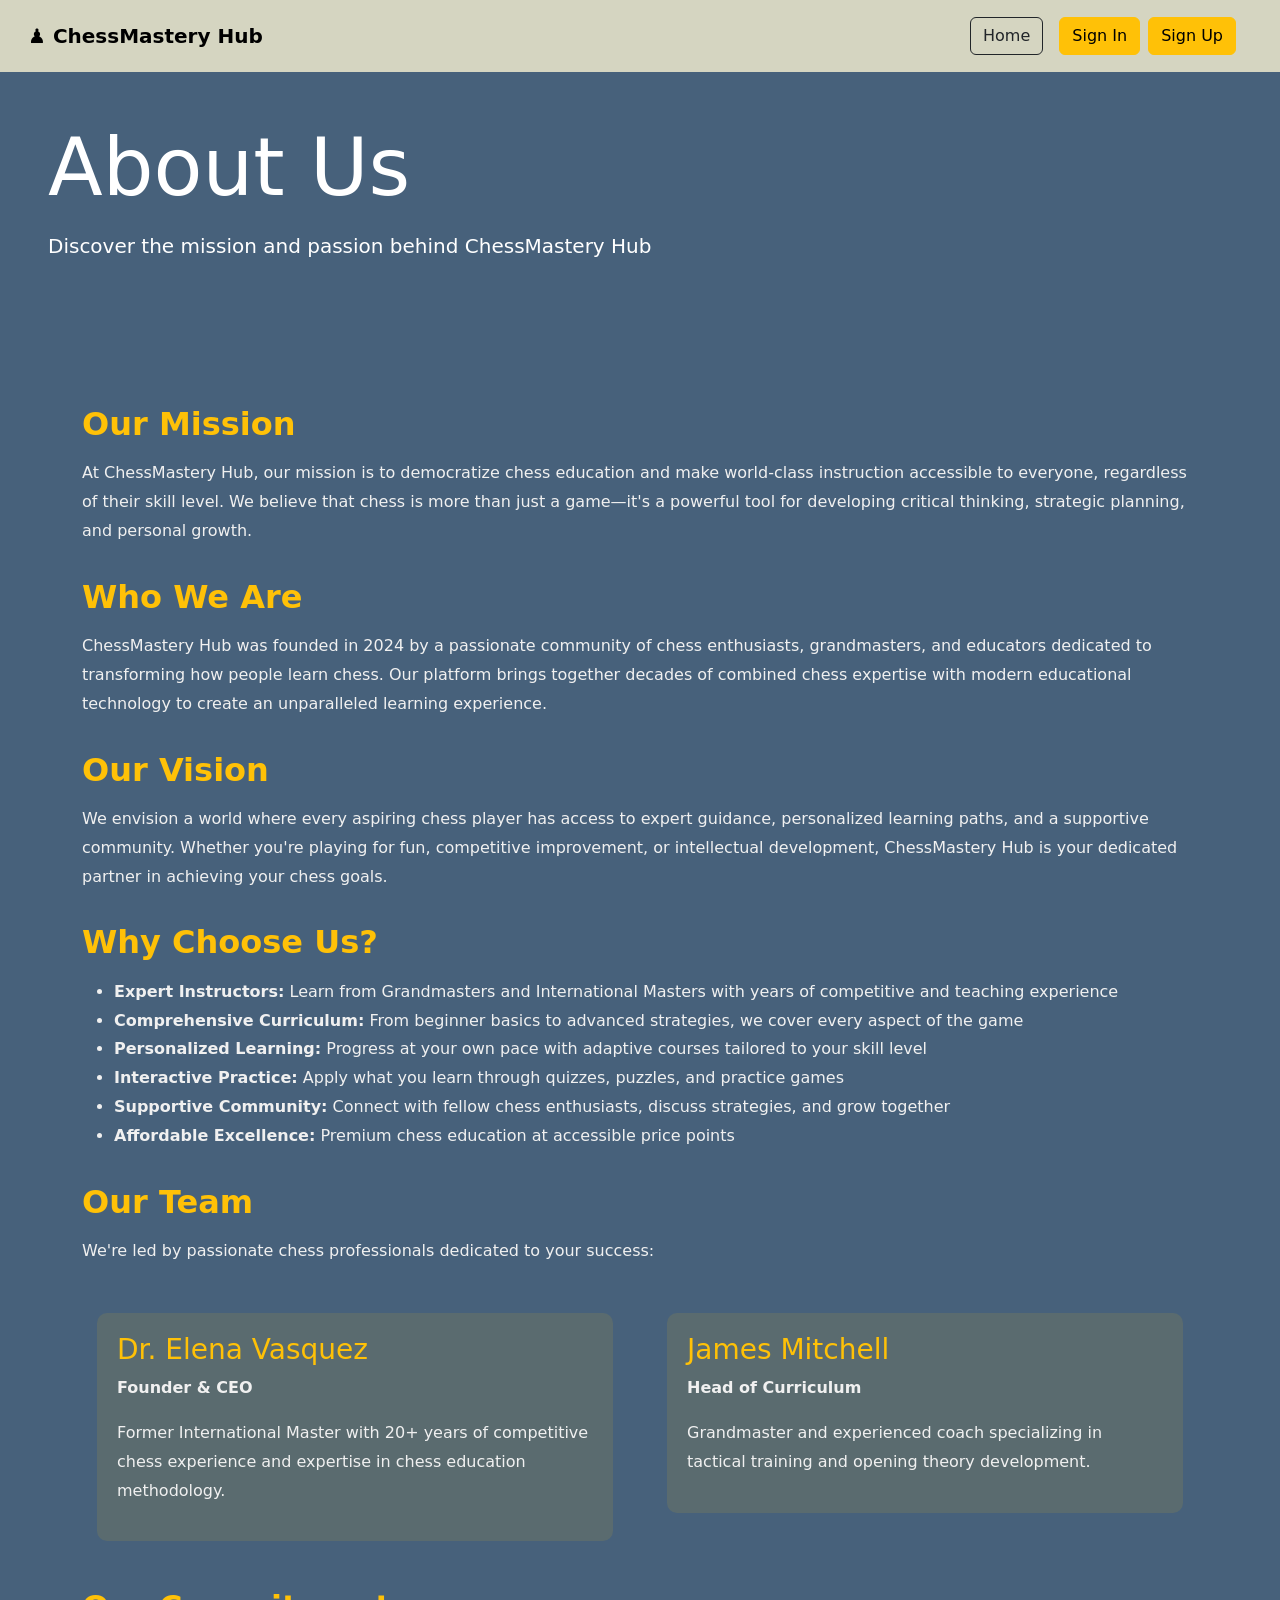
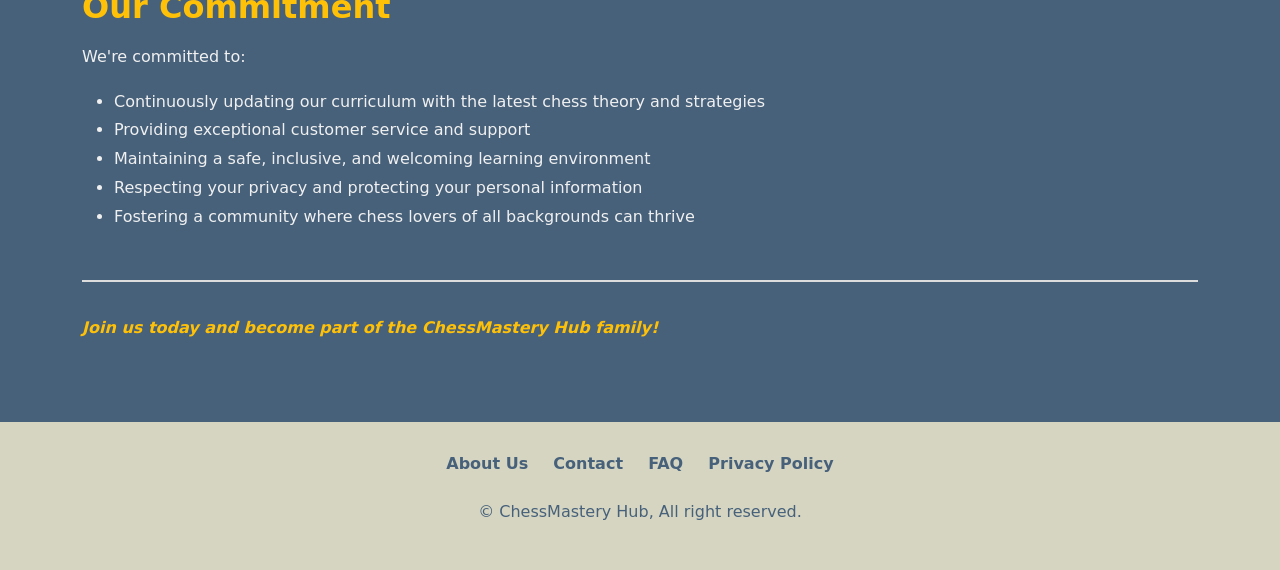
<file: aboutus.html>
<!DOCTYPE html>
<html lang="en">
<head>
    <meta charset="UTF-8">
    <meta name="viewport" content="width=device-width, initial-scale=1.0">
    <title>About Us - ChessMastery Hub</title>
    <link rel="stylesheet" href="styles.css" />
    <link
      href="https://cdn.jsdelivr.net/npm/bootstrap@5.3.8/dist/css/bootstrap.min.css"
      rel="stylesheet"
      integrity="sha384-sRIl4kxILFvY47J16cr9ZwB07vP4J8+LH7qKQnuqkuIAvNWLzeN8tE5YBujZqJLB"
      crossorigin="anonymous"
    />
    <script
      src="https://cdn.jsdelivr.net/npm/bootstrap@5.3.8/dist/js/bootstrap.bundle.min.js"
      integrity="sha384-FKyoEForCGlyvwx9Hj09JcYn3nv7wiPVlz7YYwJrWVcXK/BmnVDxM+D2scQbITxI"
      crossorigin="anonymous"
    ></script>
    <style>
        .content-section {
            margin-bottom: 2rem;
        }
        .content-section h2 {
            color: #ffc107;
            margin-top: 2rem;
            margin-bottom: 1rem;
            font-weight: bold;
        }
        .content-section p, .content-section li {
            line-height: 1.8;
            color: #f0f0f0;
        }
        .content-container {
            background-color: #47617b;
            padding: 3rem 2rem;
            min-height: 100vh;
        }
        .team-member {
            background-color: rgba(255, 193, 7, 0.1);
            border-radius: 10px;
            padding: 20px;
            margin: 15px;
            color: #f0f0f0;
        }
        .team-member h3 {
            color: #ffc107;
        }
    </style>
</head>
<body>
    <!-- Navigation Bar -->
    <nav class="navbar navbar-expand-lg p-3">
        <div class="container-fluid">
            <a class="navbar-brand fw-bold" href="index.html">♟️ ChessMastery Hub</a>
            <button
                class="navbar-toggler"
                type="button"
                data-bs-toggle="collapse"
                data-bs-target="#navbarSupportedContent"
                aria-controls="navbarSupportedContent"
                aria-expanded="false"
                aria-label="Toggle navigation"
            >
                <span class="navbar-toggler-icon"></span>
            </button>
            <div class="collapse navbar-collapse" id="navbarSupportedContent">
                <ul class="navbar-nav me-auto mb-2 mb-lg-0"></ul>
                <form class="d-flex" role="search">
                    <a href="index.html" class="btn btn-outline-dark me-3">Home</a>
                    <a href="signINnUP.html"><button class="btn btn-warning me-2" type="button">Sign In</button></a>
                    <a href="signINnUP.html?mode=signup"><button class="btn btn-warning me-3" type="button">Sign Up</button></a>
                </form>
            </div>
        </div>
    </nav>

    <!-- Header Section -->
    <div class="container-fluid p-5" style="background-color: #47617b; color: white">
        <div class="row">
            <div class="col-md-12">
                <h1 class="h">About Us</h1>
                <p style="font-size: 20px; margin-top: 15px;">Discover the mission and passion behind ChessMastery Hub</p>
            </div>
        </div>
    </div>

    <!-- About Us Content -->
    <div class="content-container">
        <div class="container">
            <div class="content-section">
                <h2>Our Mission</h2>
                <p>
                    At ChessMastery Hub, our mission is to democratize chess education and make world-class instruction accessible to everyone, regardless of their skill level. We believe that chess is more than just a game—it's a powerful tool for developing critical thinking, strategic planning, and personal growth.
                </p>
            </div>

            <div class="content-section">
                <h2>Who We Are</h2>
                <p>
                    ChessMastery Hub was founded in 2024 by a passionate community of chess enthusiasts, grandmasters, and educators dedicated to transforming how people learn chess. Our platform brings together decades of combined chess expertise with modern educational technology to create an unparalleled learning experience.
                </p>
            </div>

            <div class="content-section">
                <h2>Our Vision</h2>
                <p>
                    We envision a world where every aspiring chess player has access to expert guidance, personalized learning paths, and a supportive community. Whether you're playing for fun, competitive improvement, or intellectual development, ChessMastery Hub is your dedicated partner in achieving your chess goals.
                </p>
            </div>

            <div class="content-section">
                <h2>Why Choose Us?</h2>
                <ul>
                    <li><strong>Expert Instructors:</strong> Learn from Grandmasters and International Masters with years of competitive and teaching experience</li>
                    <li><strong>Comprehensive Curriculum:</strong> From beginner basics to advanced strategies, we cover every aspect of the game</li>
                    <li><strong>Personalized Learning:</strong> Progress at your own pace with adaptive courses tailored to your skill level</li>
                    <li><strong>Interactive Practice:</strong> Apply what you learn through quizzes, puzzles, and practice games</li>
                    <li><strong>Supportive Community:</strong> Connect with fellow chess enthusiasts, discuss strategies, and grow together</li>
                    <li><strong>Affordable Excellence:</strong> Premium chess education at accessible price points</li>
                </ul>
            </div>

            <div class="content-section">
                <h2>Our Team</h2>
                <p style="margin-bottom: 2rem;">We're led by passionate chess professionals dedicated to your success:</p>
                <div class="row">
                    <div class="col-md-6">
                        <div class="team-member">
                            <h3>Dr. Elena Vasquez</h3>
                            <p><strong>Founder & CEO</strong></p>
                            <p>Former International Master with 20+ years of competitive chess experience and expertise in chess education methodology.</p>
                        </div>
                    </div>
                    <div class="col-md-6">
                        <div class="team-member">
                            <h3>James Mitchell</h3>
                            <p><strong>Head of Curriculum</strong></p>
                            <p>Grandmaster and experienced coach specializing in tactical training and opening theory development.</p>
                        </div>
                    </div>
                </div>
            </div>

            <div class="content-section">
                <h2>Our Commitment</h2>
                <p>
                    We're committed to:
                </p>
                <ul>
                    <li>Continuously updating our curriculum with the latest chess theory and strategies</li>
                    <li>Providing exceptional customer service and support</li>
                    <li>Maintaining a safe, inclusive, and welcoming learning environment</li>
                    <li>Respecting your privacy and protecting your personal information</li>
                    <li>Fostering a community where chess lovers of all backgrounds can thrive</li>
                </ul>
            </div>

            <div class="content-section" style="margin-top: 3rem; padding-top: 2rem; border-top: 2px solid #ddd;">
                <p style="color: #ffc107; font-style: italic;">
                    <strong>Join us today and become part of the ChessMastery Hub family!</strong>
                </p>
            </div>
        </div>
    </div>

    <!-- Footer -->
    <footer class="foot">
      <a class="ftlink" href="aboutus.html">About Us</a>
      <a class="ftlink" href="contact.html">Contact</a>
      <a class="ftlink" href="faq.html">FAQ</a>
      <a class="ftlink" href="privacy.html">Privacy Policy</a>
      <p class="mt-4">© ChessMastery Hub, All right reserved.</p>
    </footer>
</body>
</html>
</file>
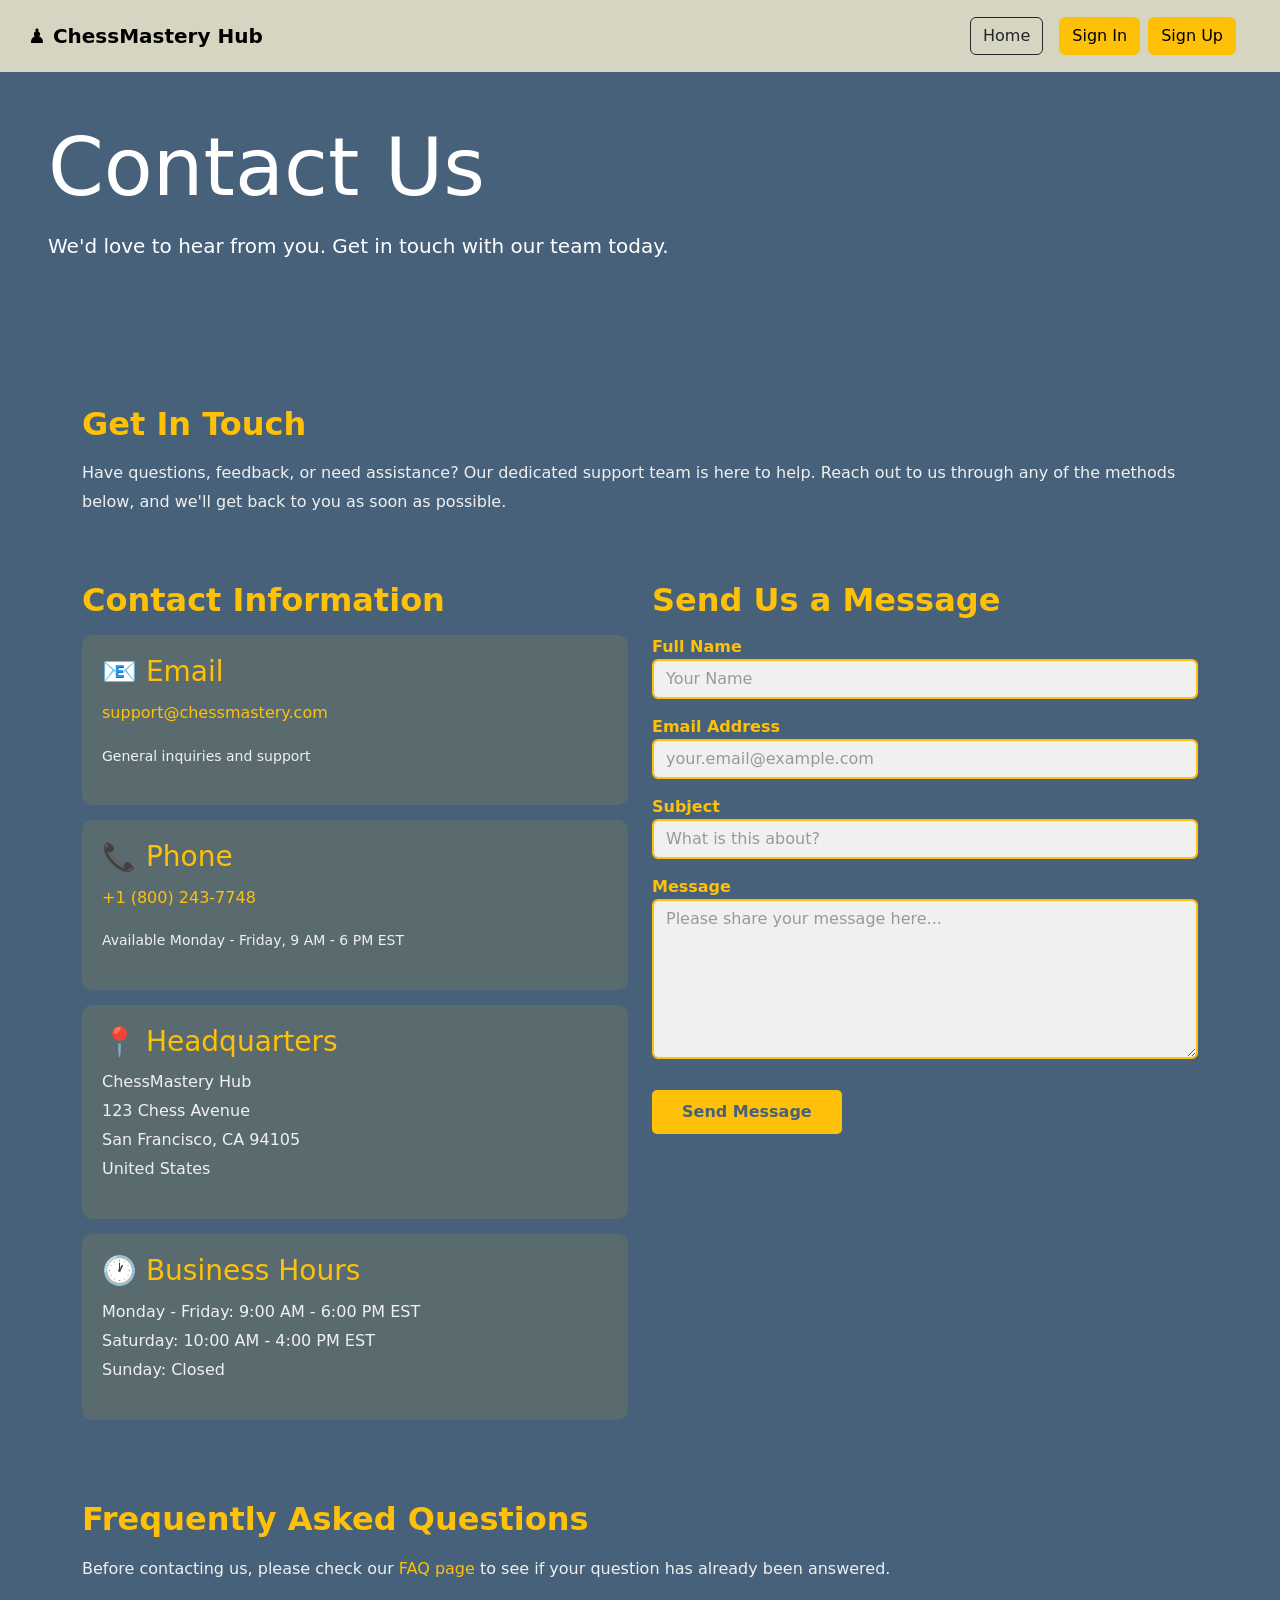
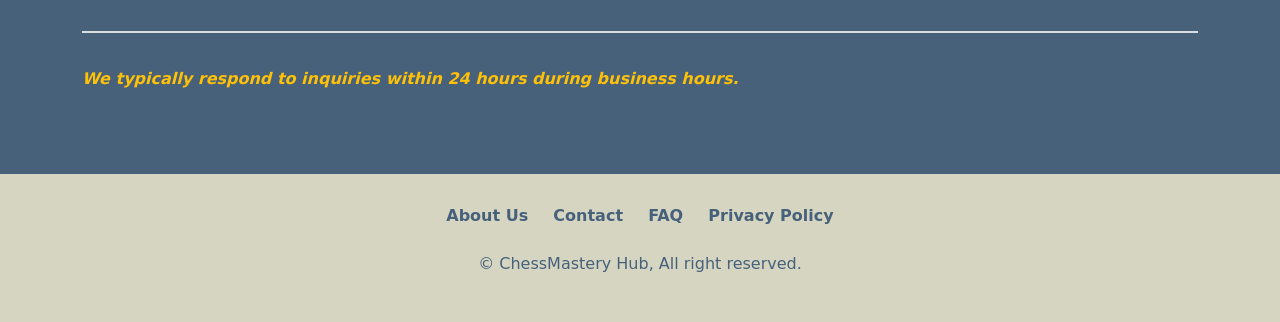
<file: contact.html>
<!DOCTYPE html>
<html lang="en">
<head>
    <meta charset="UTF-8">
    <meta name="viewport" content="width=device-width, initial-scale=1.0">
    <title>Contact Us - ChessMastery Hub</title>
    <link rel="stylesheet" href="styles.css" />
    <link
      href="https://cdn.jsdelivr.net/npm/bootstrap@5.3.8/dist/css/bootstrap.min.css"
      rel="stylesheet"
      integrity="sha384-sRIl4kxILFvY47J16cr9ZwB07vP4J8+LH7qKQnuqkuIAvNWLzeN8tE5YBujZqJLB"
      crossorigin="anonymous"
    />
    <script
      src="https://cdn.jsdelivr.net/npm/bootstrap@5.3.8/dist/js/bootstrap.bundle.min.js"
      integrity="sha384-FKyoEForCGlyvwx9Hj09JcYn3nv7wiPVlz7YYwJrWVcXK/BmnVDxM+D2scQbITxI"
      crossorigin="anonymous"
    ></script>
    <style>
        .content-section {
            margin-bottom: 2rem;
        }
        .content-section h2 {
            color: #ffc107;
            margin-top: 2rem;
            margin-bottom: 1rem;
            font-weight: bold;
        }
        .content-section p, .content-section li {
            line-height: 1.8;
            color: #f0f0f0;
        }
        .content-container {
            background-color: #47617b;
            padding: 3rem 2rem;
            min-height: 100vh;
        }
        .contact-info {
            background-color: rgba(255, 193, 7, 0.1);
            border-radius: 10px;
            padding: 20px;
            margin: 15px 0;
            color: #f0f0f0;
        }
        .contact-info h3 {
            color: #ffc107;
            margin-bottom: 10px;
        }
        .form-control, .form-control:focus {
            background-color: #f0f0f0;
            border: 2px solid #ffc107;
            color: #333;
        }
        .form-control::placeholder {
            color: #999;
        }
        .btn-submit {
            background-color: #ffc107;
            color: #47617b;
            font-weight: bold;
            border: none;
            padding: 10px 30px;
            border-radius: 5px;
            margin-top: 15px;
        }
        .btn-submit:hover {
            background-color: #ffb300;
        }
    </style>
</head>
<body>
    <!-- Navigation Bar -->
    <nav class="navbar navbar-expand-lg p-3">
        <div class="container-fluid">
            <a class="navbar-brand fw-bold" href="index.html">♟️ ChessMastery Hub</a>
            <button
                class="navbar-toggler"
                type="button"
                data-bs-toggle="collapse"
                data-bs-target="#navbarSupportedContent"
                aria-controls="navbarSupportedContent"
                aria-expanded="false"
                aria-label="Toggle navigation"
            >
                <span class="navbar-toggler-icon"></span>
            </button>
            <div class="collapse navbar-collapse" id="navbarSupportedContent">
                <ul class="navbar-nav me-auto mb-2 mb-lg-0"></ul>
                <form class="d-flex" role="search">
                    <a href="index.html" class="btn btn-outline-dark me-3">Home</a>
                    <a href="signINnUP.html"><button class="btn btn-warning me-2" type="button">Sign In</button></a>
                    <a href="signINnUP.html?mode=signup"><button class="btn btn-warning me-3" type="button">Sign Up</button></a>
                </form>
            </div>
        </div>
    </nav>

    <!-- Header Section -->
    <div class="container-fluid p-5" style="background-color: #47617b; color: white">
        <div class="row">
            <div class="col-md-12">
                <h1 class="h">Contact Us</h1>
                <p style="font-size: 20px; margin-top: 15px;">We'd love to hear from you. Get in touch with our team today.</p>
            </div>
        </div>
    </div>

    <!-- Contact Us Content -->
    <div class="content-container">
        <div class="container">
            <div class="content-section">
                <h2>Get In Touch</h2>
                <p>
                    Have questions, feedback, or need assistance? Our dedicated support team is here to help. Reach out to us through any of the methods below, and we'll get back to you as soon as possible.
                </p>
            </div>

            <div class="row">
                <div class="col-md-6">
                    <div class="content-section">
                        <h2>Contact Information</h2>
                        
                        <div class="contact-info">
                            <h3>📧 Email</h3>
                            <p><a href="mailto:support@chessmastery.com" style="color: #ffc107; text-decoration: none;">support@chessmastery.com</a></p>
                            <p style="font-size: 14px; margin-top: 10px;">General inquiries and support</p>
                        </div>

                        <div class="contact-info">
                            <h3>📞 Phone</h3>
                            <p><a href="tel:+1-800-CHESS-HUB" style="color: #ffc107; text-decoration: none;">+1 (800) 243-7748</a></p>
                            <p style="font-size: 14px; margin-top: 10px;">Available Monday - Friday, 9 AM - 6 PM EST</p>
                        </div>

                        <div class="contact-info">
                            <h3>📍 Headquarters</h3>
                            <p>
                                ChessMastery Hub<br>
                                123 Chess Avenue<br>
                                San Francisco, CA 94105<br>
                                United States
                            </p>
                        </div>

                        <div class="contact-info">
                            <h3>🕐 Business Hours</h3>
                            <p>
                                Monday - Friday: 9:00 AM - 6:00 PM EST<br>
                                Saturday: 10:00 AM - 4:00 PM EST<br>
                                Sunday: Closed
                            </p>
                        </div>
                    </div>
                </div>

                <div class="col-md-6">
                    <div class="content-section">
                        <h2>Send Us a Message</h2>
                        <form>
                            <div class="mb-3">
                                <label for="name" style="color: #ffc107; font-weight: bold;">Full Name</label>
                                <input type="text" class="form-control" id="name" placeholder="Your Name" required>
                            </div>

                            <div class="mb-3">
                                <label for="email" style="color: #ffc107; font-weight: bold;">Email Address</label>
                                <input type="email" class="form-control" id="email" placeholder="your.email@example.com" required>
                            </div>

                            <div class="mb-3">
                                <label for="subject" style="color: #ffc107; font-weight: bold;">Subject</label>
                                <input type="text" class="form-control" id="subject" placeholder="What is this about?" required>
                            </div>

                            <div class="mb-3">
                                <label for="message" style="color: #ffc107; font-weight: bold;">Message</label>
                                <textarea class="form-control" id="message" rows="6" placeholder="Please share your message here..." required></textarea>
                            </div>

                            <button type="submit" class="btn-submit">Send Message</button>
                        </form>
                    </div>
                </div>
            </div>

            <div class="content-section" style="margin-top: 3rem;">
                <h2>Frequently Asked Questions</h2>
                <p>
                    Before contacting us, please check our <a href="faq.html" style="color: #ffc107; text-decoration: none;">FAQ page</a> to see if your question has already been answered.
                </p>
            </div>

            <div class="content-section" style="margin-top: 3rem; padding-top: 2rem; border-top: 2px solid #ddd;">
                <p style="color: #ffc107; font-style: italic;">
                    <strong>We typically respond to inquiries within 24 hours during business hours.</strong>
                </p>
            </div>
        </div>
    </div>

    <!-- Footer -->
    <footer class="foot">
      <a class="ftlink" href="aboutus.html">About Us</a>
      <a class="ftlink" href="contact.html">Contact</a>
      <a class="ftlink" href="faq.html">FAQ</a>
      <a class="ftlink" href="privacy.html">Privacy Policy</a>
      <p class="mt-4">© ChessMastery Hub, All right reserved.</p>
    </footer>
</body>
</html>
</file>
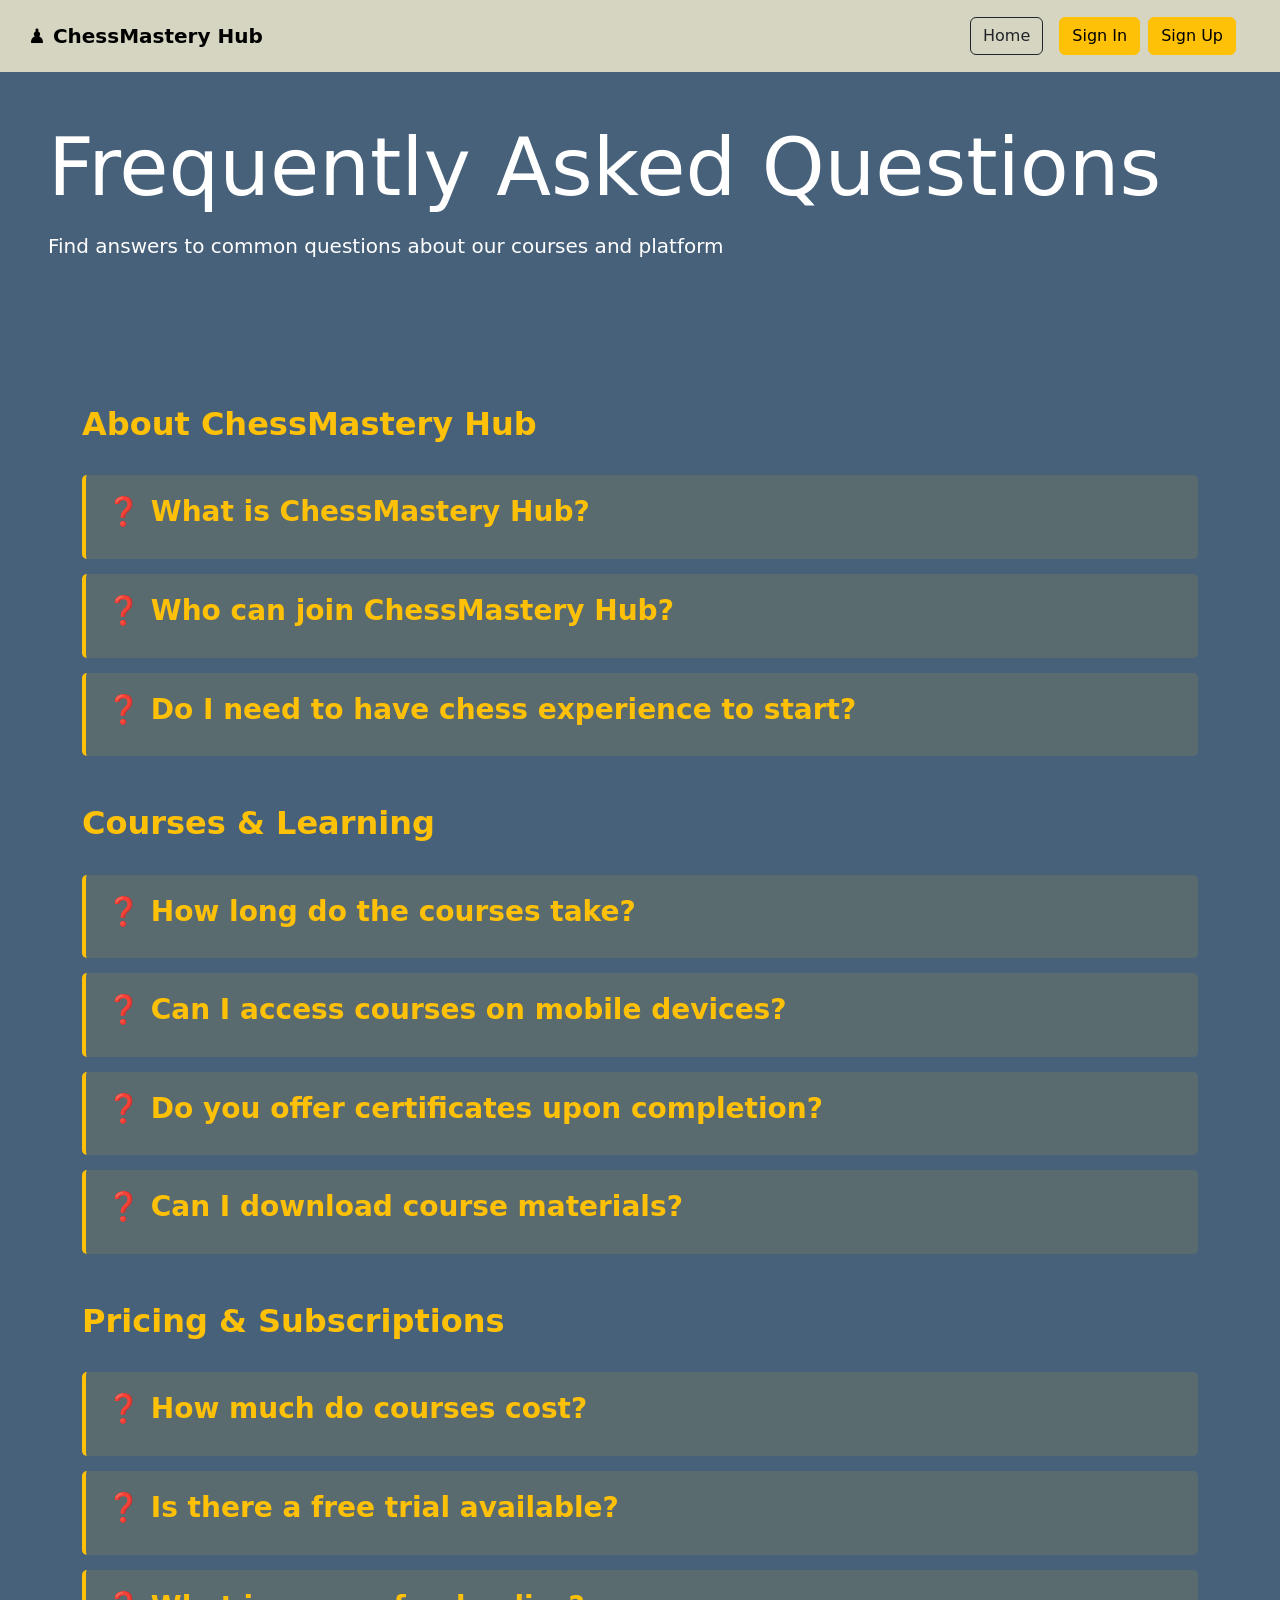
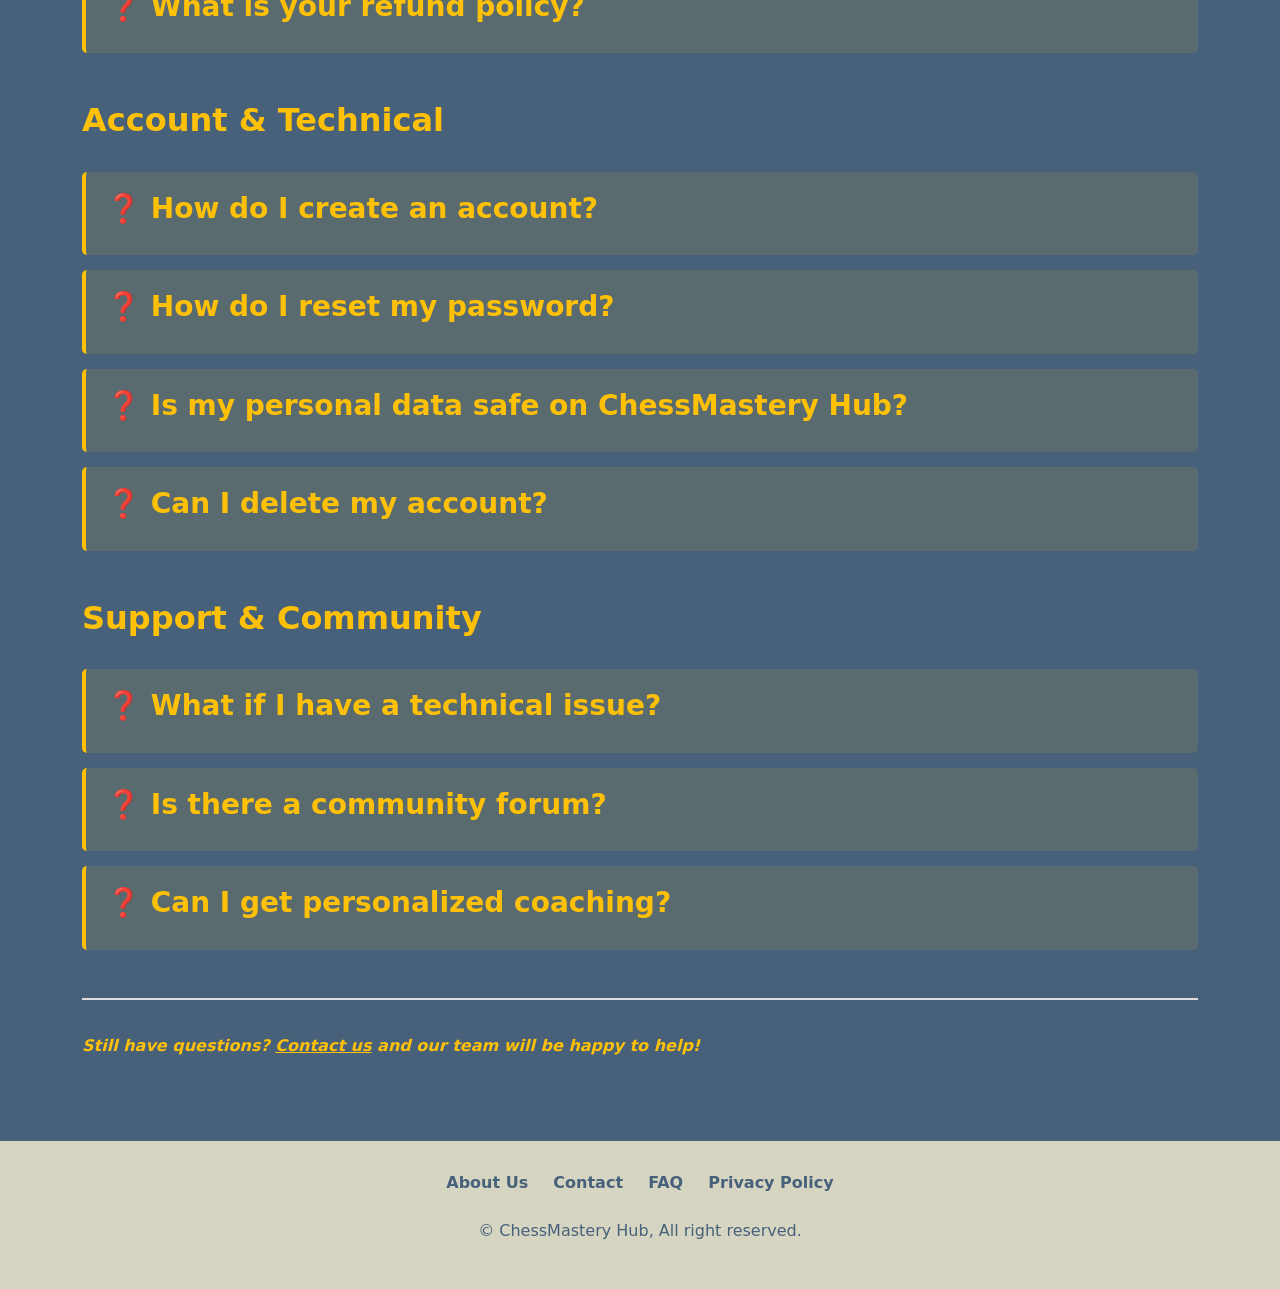
<file: faq.html>
<!DOCTYPE html>
<html lang="en">
<head>
    <meta charset="UTF-8">
    <meta name="viewport" content="width=device-width, initial-scale=1.0">
    <title>FAQ - ChessMastery Hub</title>
    <link rel="stylesheet" href="styles.css" />
    <link
      href="https://cdn.jsdelivr.net/npm/bootstrap@5.3.8/dist/css/bootstrap.min.css"
      rel="stylesheet"
      integrity="sha384-sRIl4kxILFvY47J16cr9ZwB07vP4J8+LH7qKQnuqkuIAvNWLzeN8tE5YBujZqJLB"
      crossorigin="anonymous"
    />
    <script
      src="https://cdn.jsdelivr.net/npm/bootstrap@5.3.8/dist/js/bootstrap.bundle.min.js"
      integrity="sha384-FKyoEForCGlyvwx9Hj09JcYn3nv7wiPVlz7YYwJrWVcXK/BmnVDxM+D2scQbITxI"
      crossorigin="anonymous"
    ></script>
    <style>
        .content-section {
            margin-bottom: 2rem;
        }
        .content-section h2 {
            color: #ffc107;
            margin-top: 2rem;
            margin-bottom: 1rem;
            font-weight: bold;
        }
        .content-section p, .content-section li {
            line-height: 1.8;
            color: #f0f0f0;
        }
        .content-container {
            background-color: #47617b;
            padding: 3rem 2rem;
            min-height: 100vh;
        }
        .faq-item {
            background-color: rgba(255, 193, 7, 0.1);
            border-left: 4px solid #ffc107;
            border-radius: 5px;
            padding: 20px;
            margin: 15px 0;
            color: #f0f0f0;
        }
        .faq-item h3 {
            color: #ffc107;
            margin-bottom: 10px;
            cursor: pointer;
            font-weight: bold;
        }
        .faq-item h3:hover {
            text-decoration: underline;
        }
        .faq-answer {
            margin-top: 10px;
            padding-top: 10px;
            border-top: 1px solid rgba(255, 193, 7, 0.3);
            display: none;
        }
        .faq-item.active .faq-answer {
            display: block;
        }
    </style>
</head>
<body>
    <!-- Navigation Bar -->
    <nav class="navbar navbar-expand-lg p-3">
        <div class="container-fluid">
            <a class="navbar-brand fw-bold" href="index.html">♟️ ChessMastery Hub</a>
            <button
                class="navbar-toggler"
                type="button"
                data-bs-toggle="collapse"
                data-bs-target="#navbarSupportedContent"
                aria-controls="navbarSupportedContent"
                aria-expanded="false"
                aria-label="Toggle navigation"
            >
                <span class="navbar-toggler-icon"></span>
            </button>
            <div class="collapse navbar-collapse" id="navbarSupportedContent">
                <ul class="navbar-nav me-auto mb-2 mb-lg-0"></ul>
                <form class="d-flex" role="search">
                    <a href="index.html" class="btn btn-outline-dark me-3">Home</a>
                    <a href="signINnUP.html"><button class="btn btn-warning me-2" type="button">Sign In</button></a>
                    <a href="signINnUP.html?mode=signup"><button class="btn btn-warning me-3" type="button">Sign Up</button></a>
                </form>
            </div>
        </div>
    </nav>

    <!-- Header Section -->
    <div class="container-fluid p-5" style="background-color: #47617b; color: white">
        <div class="row">
            <div class="col-md-12">
                <h1 class="h">Frequently Asked Questions</h1>
                <p style="font-size: 20px; margin-top: 15px;">Find answers to common questions about our courses and platform</p>
            </div>
        </div>
    </div>

    <!-- FAQ Content -->
    <div class="content-container">
        <div class="container">
            <div class="content-section">
                <h2>About ChessMastery Hub</h2>
            </div>

            <div class="faq-item" onclick="toggleFAQ(this)">
                <h3>❓ What is ChessMastery Hub?</h3>
                <div class="faq-answer">
                    <p>ChessMastery Hub is an online learning platform dedicated to teaching chess at all levels. We offer courses from beginner to advanced levels, led by experienced chess instructors and grandmasters. Our mission is to make quality chess education accessible to everyone.</p>
                </div>
            </div>

            <div class="faq-item" onclick="toggleFAQ(this)">
                <h3>❓ Who can join ChessMastery Hub?</h3>
                <div class="faq-answer">
                    <p>Anyone with an interest in chess can join! Our courses are designed for all age groups and skill levels. Whether you're a complete beginner or an experienced player looking to improve, we have courses tailored to your needs. Children under 13 require parental consent.</p>
                </div>
            </div>

            <div class="faq-item" onclick="toggleFAQ(this)">
                <h3>❓ Do I need to have chess experience to start?</h3>
                <div class="faq-answer">
                    <p>No! Our Beginner courses start from the very basics and teach you everything you need to know about how to play chess. Even if you've never played before, you'll be able to follow along and learn at your own pace.</p>
                </div>
            </div>

            <div class="content-section" style="margin-top: 3rem;">
                <h2>Courses & Learning</h2>
            </div>

            <div class="faq-item" onclick="toggleFAQ(this)">
                <h3>❓ How long do the courses take?</h3>
                <div class="faq-answer">
                    <p>Course lengths vary depending on the content and your learning pace. Beginner courses typically range from 4-12 hours, while advanced courses can be longer. Since all courses are self-paced, you can complete them in your own time.</p>
                </div>
            </div>

            <div class="faq-item" onclick="toggleFAQ(this)">
                <h3>❓ Can I access courses on mobile devices?</h3>
                <div class="faq-answer">
                    <p>Yes! Our platform is fully responsive and works on smartphones, tablets, and desktop computers. You can access your courses anytime, anywhere, and on any device.</p>
                </div>
            </div>

            <div class="faq-item" onclick="toggleFAQ(this)">
                <h3>❓ Do you offer certificates upon completion?</h3>
                <div class="faq-answer">
                    <p>Yes! Upon completing a course, you'll receive a certificate of completion that you can download and share. These certificates reflect the time and effort you've invested in improving your chess skills.</p>
                </div>
            </div>

            <div class="faq-item" onclick="toggleFAQ(this)">
                <h3>❓ Can I download course materials?</h3>
                <div class="faq-answer">
                    <p>Yes, most courses include downloadable resources such as PDFs with opening theory, endgame tables, and practice problems. These materials are available to all enrolled students.</p>
                </div>
            </div>

            <div class="content-section" style="margin-top: 3rem;">
                <h2>Pricing & Subscriptions</h2>
            </div>

            <div class="faq-item" onclick="toggleFAQ(this)">
                <h3>❓ How much do courses cost?</h3>
                <div class="faq-answer">
                    <p>Course prices vary based on content and instructor experience, typically ranging from $29.99 to $99.99. We also offer bundle deals and seasonal discounts. Check our course pages for current pricing.</p>
                </div>
            </div>

            <div class="faq-item" onclick="toggleFAQ(this)">
                <h3>❓ Is there a free trial available?</h3>
                <div class="faq-answer">
                    <p>Yes! We offer a 7-day free trial for new users. This allows you to explore our platform, preview courses, and decide if it's right for you before making any purchase.</p>
                </div>
            </div>

            <div class="faq-item" onclick="toggleFAQ(this)">
                <h3>❓ What is your refund policy?</h3>
                <div class="faq-answer">
                    <p>We offer a 30-day money-back guarantee if you're not satisfied with a course. Simply contact our support team, and we'll process your refund promptly.</p>
                </div>
            </div>

            <div class="content-section" style="margin-top: 3rem;">
                <h2>Account & Technical</h2>
            </div>

            <div class="faq-item" onclick="toggleFAQ(this)">
                <h3>❓ How do I create an account?</h3>
                <div class="faq-answer">
                    <p>Creating an account is simple! Click the "Sign Up" button on our website, enter your email address and password, and you're ready to go. You can then complete your profile and start enrolling in courses.</p>
                </div>
            </div>

            <div class="faq-item" onclick="toggleFAQ(this)">
                <h3>❓ How do I reset my password?</h3>
                <div class="faq-answer">
                    <p>If you forget your password, click "Forgot Password" on the Sign In page. Enter your email address, and we'll send you a link to reset your password securely.</p>
                </div>
            </div>

            <div class="faq-item" onclick="toggleFAQ(this)">
                <h3>❓ Is my personal data safe on ChessMastery Hub?</h3>
                <div class="faq-answer">
                    <p>Absolutely! We take your privacy and security very seriously. All data is encrypted and stored securely. For more information, please review our <a href="privacy.html" style="color: #ffc107; text-decoration: underline;">Privacy Policy</a>.</p>
                </div>
            </div>

            <div class="faq-item" onclick="toggleFAQ(this)">
                <h3>❓ Can I delete my account?</h3>
                <div class="faq-answer">
                    <p>Yes, you can delete your account anytime. Simply go to your account settings and select "Delete Account." Please note that this action is permanent and cannot be undone. Contact us if you need assistance.</p>
                </div>
            </div>

            <div class="content-section" style="margin-top: 3rem;">
                <h2>Support & Community</h2>
            </div>

            <div class="faq-item" onclick="toggleFAQ(this)">
                <h3>❓ What if I have a technical issue?</h3>
                <div class="faq-answer">
                    <p>If you encounter any technical problems, please <a href="contact.html" style="color: #ffc107; text-decoration: underline;">contact our support team</a>. We'll do our best to resolve your issue quickly. Try clearing your browser cache and refreshing the page first, as this often solves common issues.</p>
                </div>
            </div>

            <div class="faq-item" onclick="toggleFAQ(this)">
                <h3>❓ Is there a community forum?</h3>
                <div class="faq-answer">
                    <p>Yes! Our platform includes a vibrant community where you can connect with other chess learners, ask questions, share your progress, and discuss strategies. This is a great way to stay motivated and learn from others.</p>
                </div>
            </div>

            <div class="faq-item" onclick="toggleFAQ(this)">
                <h3>❓ Can I get personalized coaching?</h3>
                <div class="faq-answer">
                    <p>We offer optional 1-on-1 coaching sessions with our instructors for an additional fee. These personalized sessions allow you to get tailored feedback and guidance based on your specific needs and goals.</p>
                </div>
            </div>

            <div class="content-section" style="margin-top: 3rem; padding-top: 2rem; border-top: 2px solid #ddd;">
                <p style="color: #ffc107; font-style: italic;">
                    <strong>Still have questions? <a href="contact.html" style="color: #ffc107; text-decoration: underline;">Contact us</a> and our team will be happy to help!</strong>
                </p>
            </div>
        </div>
    </div>

    <!-- Footer -->
    <footer class="foot">
      <a class="ftlink" href="aboutus.html">About Us</a>
      <a class="ftlink" href="contact.html">Contact</a>
      <a class="ftlink" href="faq.html">FAQ</a>
      <a class="ftlink" href="privacy.html">Privacy Policy</a>
      <p class="mt-4">© ChessMastery Hub, All right reserved.</p>
    </footer>

    <script>
        function toggleFAQ(element) {
            element.classList.toggle('active');
        }
    </script>
</body>
</html>
</file>
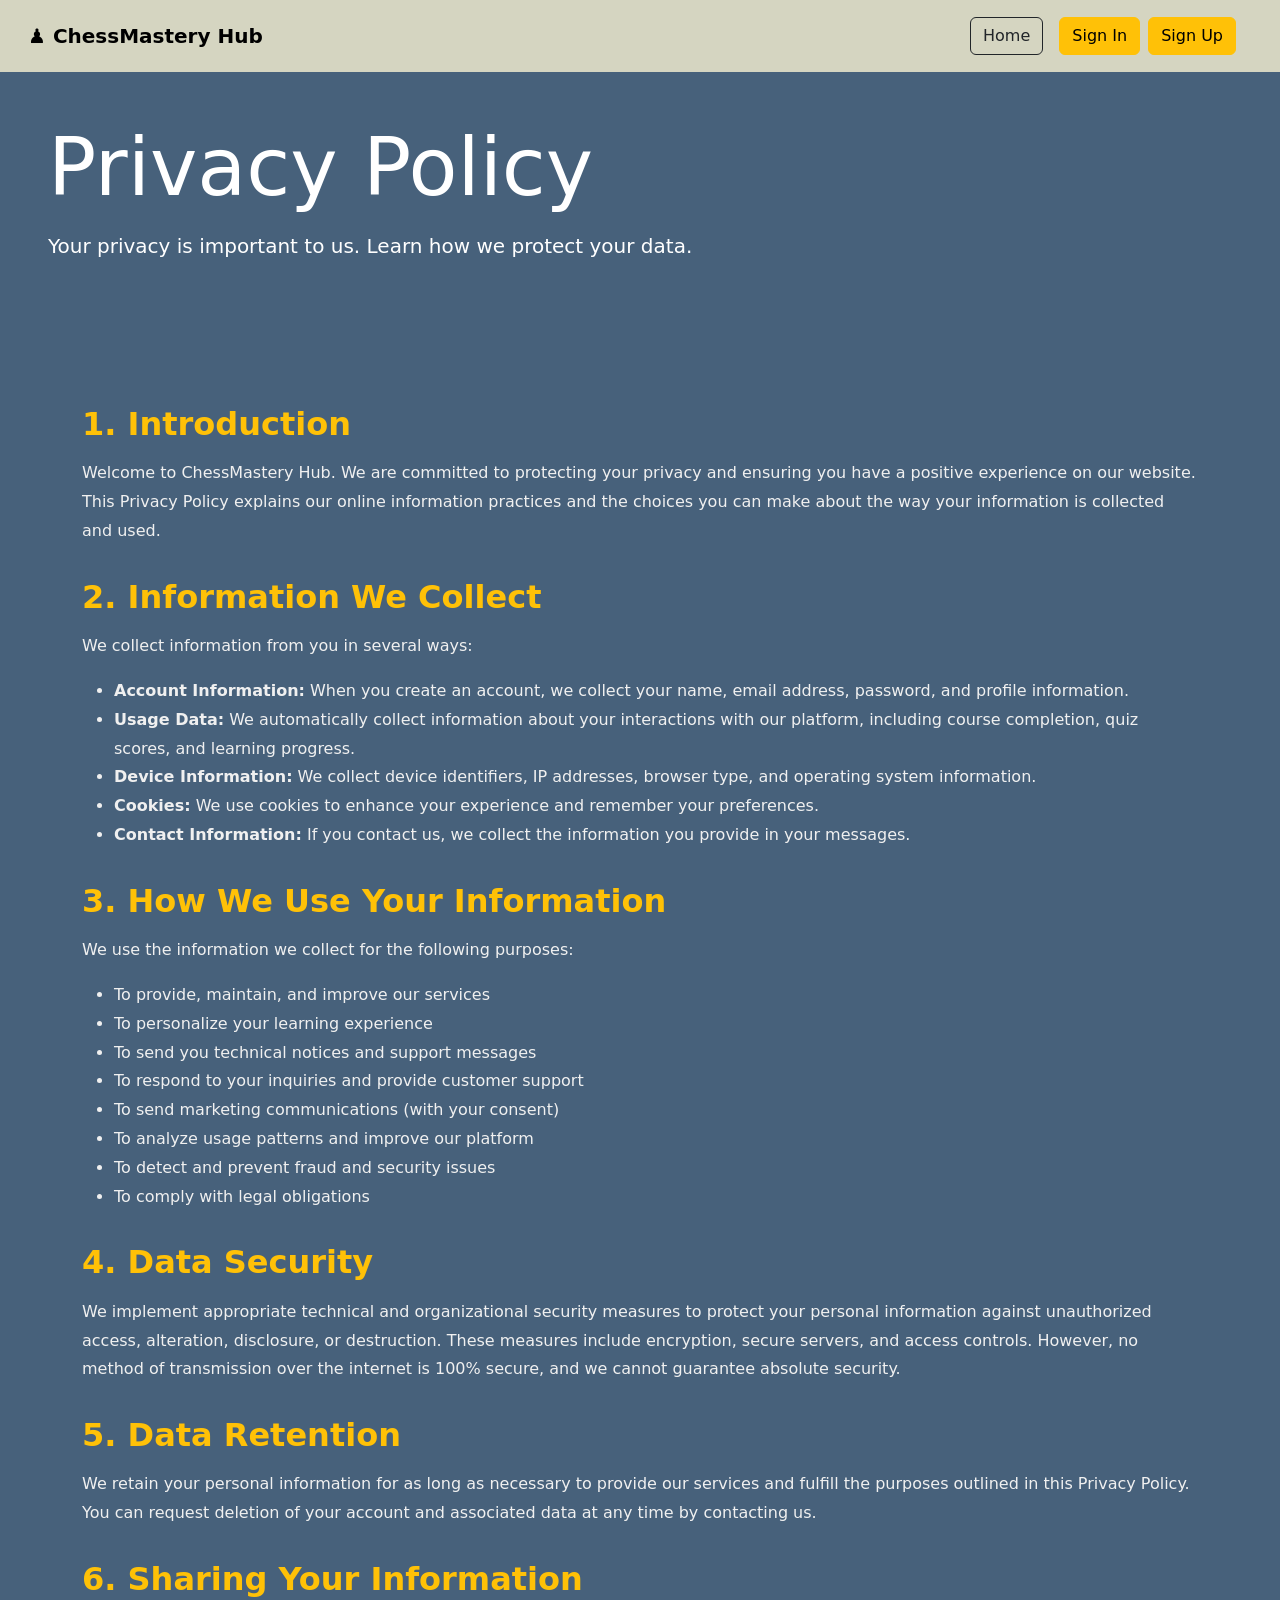
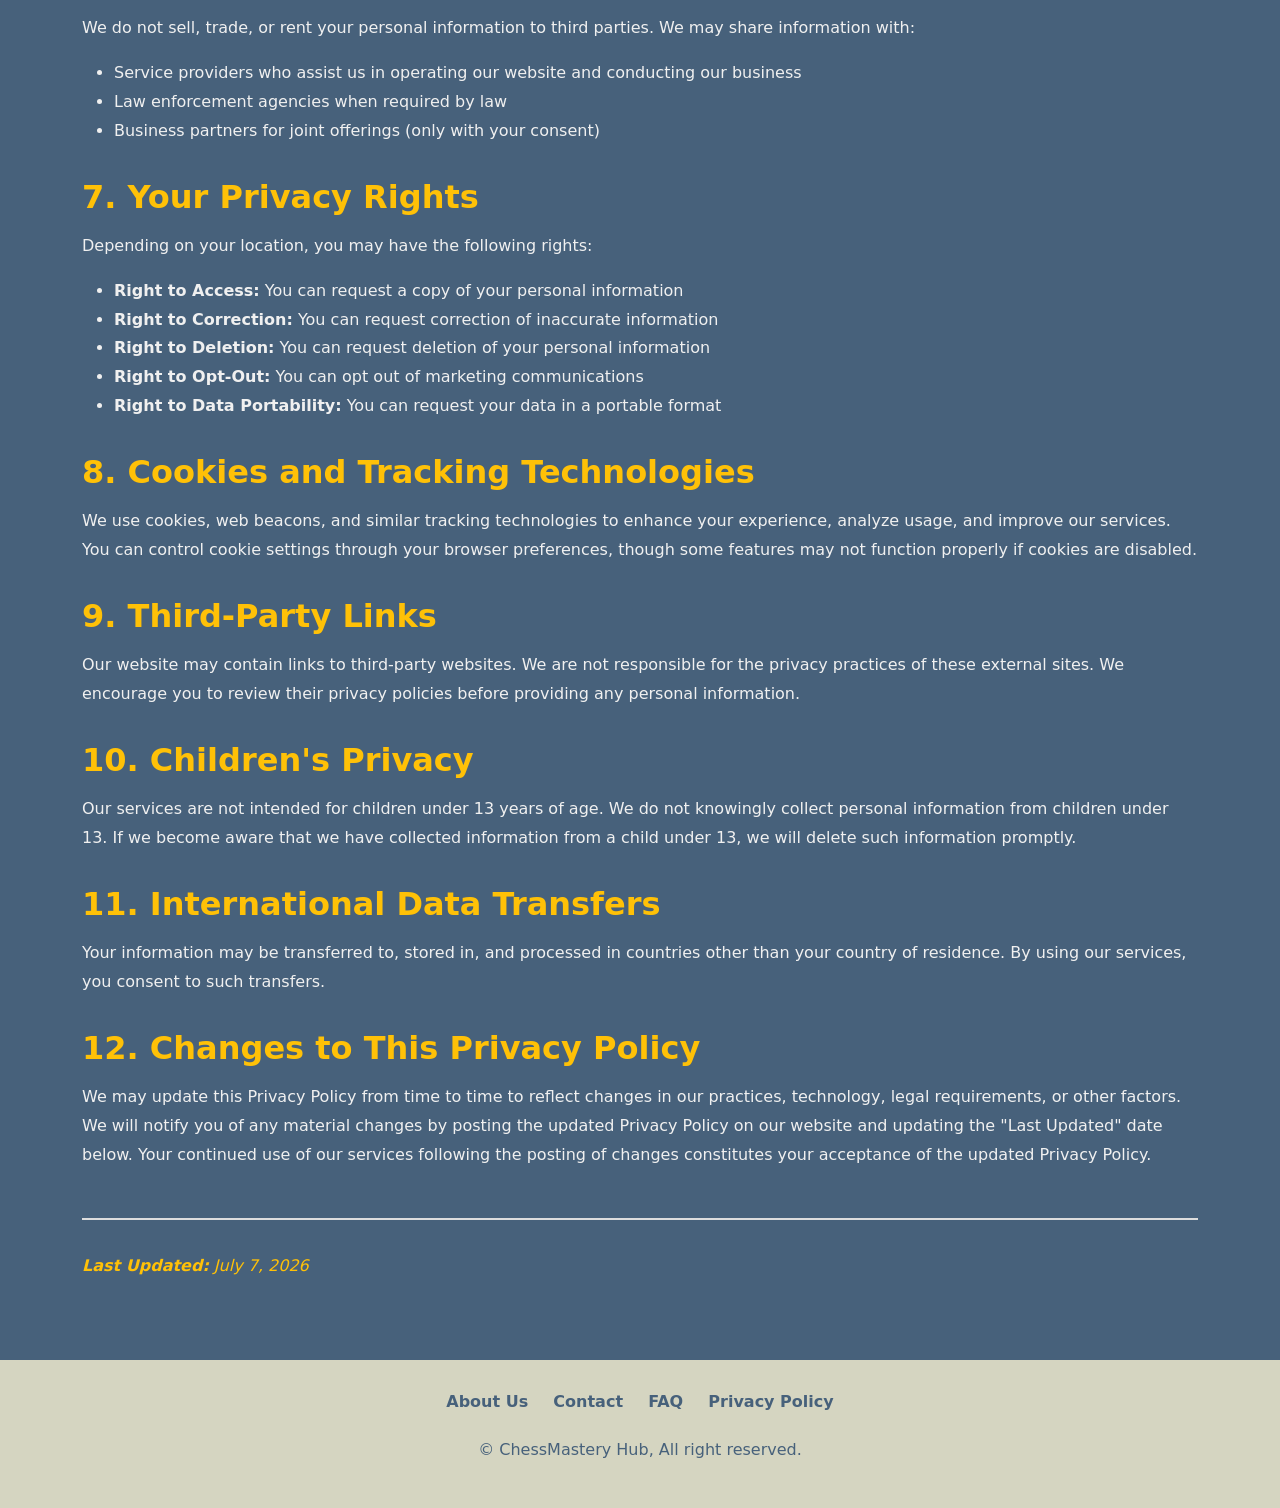
<file: privacy.html>
<!DOCTYPE html>
<html lang="en">
<head>
    <meta charset="UTF-8">
    <meta name="viewport" content="width=device-width, initial-scale=1.0">
    <title>Privacy Policy - ChessMastery Hub</title>
    <link rel="stylesheet" href="styles.css" />
    <link
      href="https://cdn.jsdelivr.net/npm/bootstrap@5.3.8/dist/css/bootstrap.min.css"
      rel="stylesheet"
      integrity="sha384-sRIl4kxILFvY47J16cr9ZwB07vP4J8+LH7qKQnuqkuIAvNWLzeN8tE5YBujZqJLB"
      crossorigin="anonymous"
    />
    <script
      src="https://cdn.jsdelivr.net/npm/bootstrap@5.3.8/dist/js/bootstrap.bundle.min.js"
      integrity="sha384-FKyoEForCGlyvwx9Hj09JcYn3nv7wiPVlz7YYwJrWVcXK/BmnVDxM+D2scQbITxI"
      crossorigin="anonymous"
    ></script>
    <style>
        .policy-section {
            margin-bottom: 2rem;
        }
        .policy-section h2 {
            color: #ffc107;
            margin-top: 2rem;
            margin-bottom: 1rem;
            font-weight: bold;
        }
        .policy-section p, .policy-section li {
            line-height: 1.8;
            color: #f0f0f0;
        }
        .policy-container {
            background-color: #47617b;
            padding: 3rem 2rem;
            min-height: 100vh;
        }
    </style>
</head>
<body>
    <!-- Navigation Bar -->
    <nav class="navbar navbar-expand-lg p-3">
        <div class="container-fluid">
            <a class="navbar-brand fw-bold" href="index.html">♟️ ChessMastery Hub</a>
            <button
                class="navbar-toggler"
                type="button"
                data-bs-toggle="collapse"
                data-bs-target="#navbarSupportedContent"
                aria-controls="navbarSupportedContent"
                aria-expanded="false"
                aria-label="Toggle navigation"
            >
                <span class="navbar-toggler-icon"></span>
            </button>
            <div class="collapse navbar-collapse" id="navbarSupportedContent">
                <ul class="navbar-nav me-auto mb-2 mb-lg-0"></ul>
                <form class="d-flex" role="search">
                    <a href="index.html" class="btn btn-outline-dark me-3">Home</a>
                    <a href="signINnUP.html"><button class="btn btn-warning me-2" type="button">Sign In</button></a>
                    <a href="signINnUP.html?mode=signup"><button class="btn btn-warning me-3" type="button">Sign Up</button></a>
                </form>
            </div>
        </div>
    </nav>

    <!-- Header Section -->
    <div class="container-fluid p-5" style="background-color: #47617b; color: white">
        <div class="row">
            <div class="col-md-12">
                <h1 class="h">Privacy Policy</h1>
                <p style="font-size: 20px; margin-top: 15px;">Your privacy is important to us. Learn how we protect your data.</p>
            </div>
        </div>
    </div>

    <!-- Privacy Policy Content -->
    <div class="policy-container">
        <div class="container">
            <div class="policy-section">
                <h2>1. Introduction</h2>
                <p>
                    Welcome to ChessMastery Hub. We are committed to protecting your privacy and ensuring you have a positive experience on our website. This Privacy Policy explains our online information practices and the choices you can make about the way your information is collected and used.
                </p>
            </div>

            <div class="policy-section">
                <h2>2. Information We Collect</h2>
                <p>We collect information from you in several ways:</p>
                <ul>
                    <li><strong>Account Information:</strong> When you create an account, we collect your name, email address, password, and profile information.</li>
                    <li><strong>Usage Data:</strong> We automatically collect information about your interactions with our platform, including course completion, quiz scores, and learning progress.</li>
                    <li><strong>Device Information:</strong> We collect device identifiers, IP addresses, browser type, and operating system information.</li>
                    <li><strong>Cookies:</strong> We use cookies to enhance your experience and remember your preferences.</li>
                    <li><strong>Contact Information:</strong> If you contact us, we collect the information you provide in your messages.</li>
                </ul>
            </div>

            <div class="policy-section">
                <h2>3. How We Use Your Information</h2>
                <p>We use the information we collect for the following purposes:</p>
                <ul>
                    <li>To provide, maintain, and improve our services</li>
                    <li>To personalize your learning experience</li>
                    <li>To send you technical notices and support messages</li>
                    <li>To respond to your inquiries and provide customer support</li>
                    <li>To send marketing communications (with your consent)</li>
                    <li>To analyze usage patterns and improve our platform</li>
                    <li>To detect and prevent fraud and security issues</li>
                    <li>To comply with legal obligations</li>
                </ul>
            </div>

            <div class="policy-section">
                <h2>4. Data Security</h2>
                <p>
                    We implement appropriate technical and organizational security measures to protect your personal information against unauthorized access, alteration, disclosure, or destruction. These measures include encryption, secure servers, and access controls. However, no method of transmission over the internet is 100% secure, and we cannot guarantee absolute security.
                </p>
            </div>

            <div class="policy-section">
                <h2>5. Data Retention</h2>
                <p>
                    We retain your personal information for as long as necessary to provide our services and fulfill the purposes outlined in this Privacy Policy. You can request deletion of your account and associated data at any time by contacting us.
                </p>
            </div>

            <div class="policy-section">
                <h2>6. Sharing Your Information</h2>
                <p>
                    We do not sell, trade, or rent your personal information to third parties. We may share information with:
                </p>
                <ul>
                    <li>Service providers who assist us in operating our website and conducting our business</li>
                    <li>Law enforcement agencies when required by law</li>
                    <li>Business partners for joint offerings (only with your consent)</li>
                </ul>
            </div>

            <div class="policy-section">
                <h2>7. Your Privacy Rights</h2>
                <p>Depending on your location, you may have the following rights:</p>
                <ul>
                    <li><strong>Right to Access:</strong> You can request a copy of your personal information</li>
                    <li><strong>Right to Correction:</strong> You can request correction of inaccurate information</li>
                    <li><strong>Right to Deletion:</strong> You can request deletion of your personal information</li>
                    <li><strong>Right to Opt-Out:</strong> You can opt out of marketing communications</li>
                    <li><strong>Right to Data Portability:</strong> You can request your data in a portable format</li>
                </ul>
            </div>

            <div class="policy-section">
                <h2>8. Cookies and Tracking Technologies</h2>
                <p>
                    We use cookies, web beacons, and similar tracking technologies to enhance your experience, analyze usage, and improve our services. You can control cookie settings through your browser preferences, though some features may not function properly if cookies are disabled.
                </p>
            </div>

            <div class="policy-section">
                <h2>9. Third-Party Links</h2>
                <p>
                    Our website may contain links to third-party websites. We are not responsible for the privacy practices of these external sites. We encourage you to review their privacy policies before providing any personal information.
                </p>
            </div>

            <div class="policy-section">
                <h2>10. Children's Privacy</h2>
                <p>
                    Our services are not intended for children under 13 years of age. We do not knowingly collect personal information from children under 13. If we become aware that we have collected information from a child under 13, we will delete such information promptly.
                </p>
            </div>

            <div class="policy-section">
                <h2>11. International Data Transfers</h2>
                <p>
                    Your information may be transferred to, stored in, and processed in countries other than your country of residence. By using our services, you consent to such transfers.
                </p>
            </div>

            
            <div class="policy-section">
                <h2>12. Changes to This Privacy Policy</h2>
                <p>
                    We may update this Privacy Policy from time to time to reflect changes in our practices, technology, legal requirements, or other factors. We will notify you of any material changes by posting the updated Privacy Policy on our website and updating the "Last Updated" date below. Your continued use of our services following the posting of changes constitutes your acceptance of the updated Privacy Policy.
                </p>
            </div>

            <div class="policy-section" style="margin-top: 3rem; padding-top: 2rem; border-top: 2px solid #ddd;">
                <p style="color: #ffc107; font-style: italic;">
                    <strong>Last Updated:</strong> July 7, 2026
                </p>
            </div>
        </div>
    </div>

    <!-- Footer -->
    <footer class="foot">
      <a class="ftlink" href="aboutus.html">About Us</a>
      <a class="ftlink" href="contact.html">Contact</a>
      <a class="ftlink" href="faq.html">FAQ</a>
      <a class="ftlink" href="privacy.html">Privacy Policy</a>
      <p class="mt-4">© ChessMastery Hub, All right reserved.</p>
    </footer>
</body>
</html>
</file>
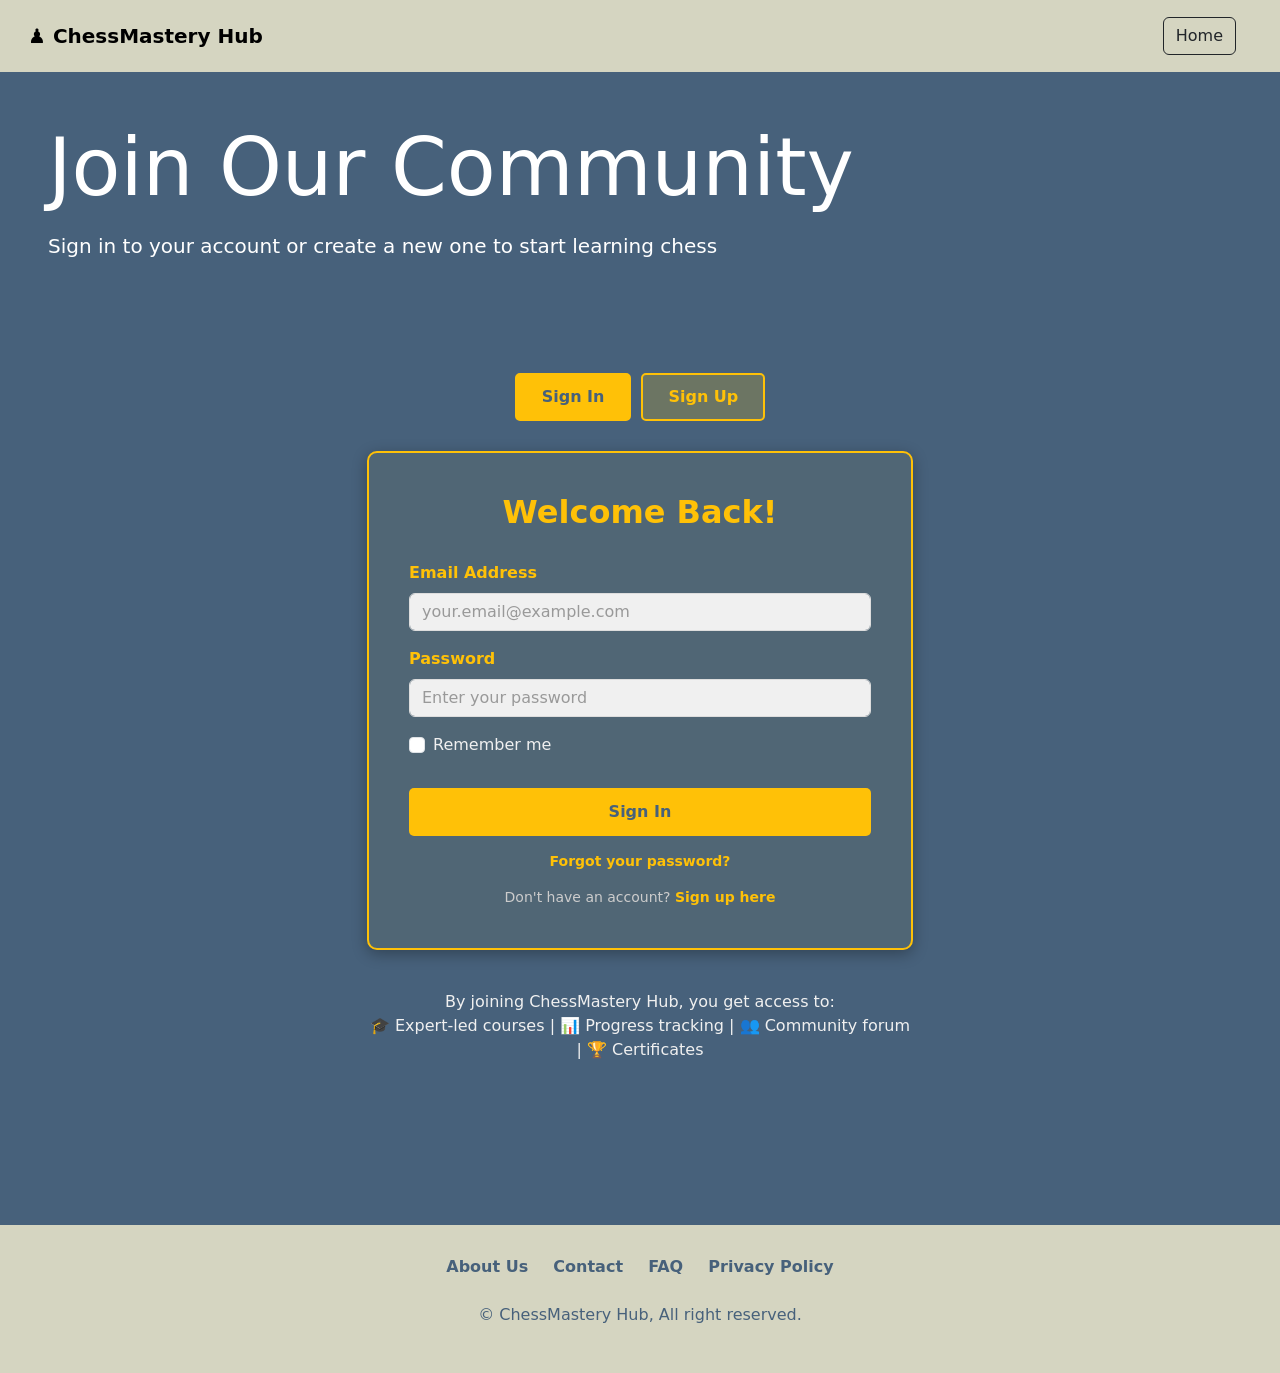
<file: signINnUP.html>
<!DOCTYPE html>
<html lang="en">
<head>
    <meta charset="UTF-8">
    <meta name="viewport" content="width=device-width, initial-scale=1.0">
    <title>Sign In / Sign Up - ChessMastery Hub</title>
    <link rel="stylesheet" href="styles.css" />
    <link
      href="https://cdn.jsdelivr.net/npm/bootstrap@5.3.8/dist/css/bootstrap.min.css"
      rel="stylesheet"
      integrity="sha384-sRIl4kxILFvY47J16cr9ZwB07vP4J8+LH7qKQnuqkuIAvNWLzeN8tE5YBujZqJLB"
      crossorigin="anonymous"
    />
    <script
      src="https://cdn.jsdelivr.net/npm/bootstrap@5.3.8/dist/js/bootstrap.bundle.min.js"
      integrity="sha384-FKyoEForCGlyvwx9Hj09JcYn3nv7wiPVlz7YYwJrWVcXK/BmnVDxM+D2scQbITxI"
      crossorigin="anonymous"
    ></script>
    <style>
        .auth-container {
            background-color: #47617b;
            padding: 3rem 2rem;
            min-height: 100vh;
        }
        .form-card {
            background-color: rgba(255, 193, 7, 0.05);
            border: 2px solid #ffc107;
            border-radius: 10px;
            padding: 40px;
            box-shadow: 0 4px 15px rgba(0, 0, 0, 0.3);
        }
        .form-card h2 {
            color: #ffc107;
            font-weight: bold;
            margin-bottom: 30px;
            text-align: center;
        }
        .form-control, .form-control:focus {
            background-color: #f0f0f0;
            border: 1px solid #ddd;
            color: #333;
        }
        .form-control:focus {
            border-color: #ffc107;
            box-shadow: 0 0 5px rgba(255, 193, 7, 0.5);
        }
        .form-control::placeholder {
            color: #999;
        }
        .form-label {
            color: #ffc107;
            font-weight: bold;
            margin-bottom: 8px;
        }
        .btn-auth {
            background-color: #ffc107;
            color: #47617b;
            font-weight: bold;
            border: none;
            padding: 12px 30px;
            border-radius: 5px;
            width: 100%;
            margin-top: 15px;
        }
        .btn-auth:hover {
            background-color: #ffb300;
            color: #47617b;
        }
        .form-text {
            color: #ccc;
            text-align: center;
            margin-top: 15px;
        }
        .form-text a {
            color: #ffc107;
            text-decoration: none;
            font-weight: bold;
        }
        .form-text a:hover {
            text-decoration: underline;
        }
        .tab-buttons {
            display: flex;
            gap: 10px;
            margin-bottom: 30px;
            justify-content: center;
        }
        .tab-btn {
            background-color: rgba(255, 193, 7, 0.2);
            color: #ffc107;
            border: 2px solid #ffc107;
            padding: 10px 25px;
            border-radius: 5px;
            cursor: pointer;
            font-weight: bold;
            transition: all 0.3s ease;
        }
        .tab-btn.active {
            background-color: #ffc107;
            color: #47617b;
        }
        .tab-btn:hover {
            background-color: #ffc107;
            color: #47617b;
        }
        .tab-content {
            display: none;
        }
        .tab-content.active {
            display: block;
        }
        .password-info {
            background-color: rgba(255, 193, 7, 0.1);
            border-left: 3px solid #ffc107;
            padding: 12px;
            margin-top: 12px;
            border-radius: 3px;
            font-size: 14px;
            color: #e0e0e0;
        }
        .checkbox-label {
            color: #f0f0f0;
        }
    </style>
</head>
<body>
    <!-- Navigation Bar -->
    <nav class="navbar navbar-expand-lg p-3">
        <div class="container-fluid">
            <a class="navbar-brand fw-bold" href="index.html">♟️ ChessMastery Hub</a>
            <button
                class="navbar-toggler"
                type="button"
                data-bs-toggle="collapse"
                data-bs-target="#navbarSupportedContent"
                aria-controls="navbarSupportedContent"
                aria-expanded="false"
                aria-label="Toggle navigation"
            >
                <span class="navbar-toggler-icon"></span>
            </button>
            <div class="collapse navbar-collapse" id="navbarSupportedContent">
                <ul class="navbar-nav me-auto mb-2 mb-lg-0"></ul>
                <form class="d-flex" role="search">
                    <a href="index.html" class="btn btn-outline-dark me-3">Home</a>
                </form>
            </div>
        </div>
    </nav>

    <!-- Header Section -->
    <div class="container-fluid p-5" style="background-color: #47617b; color: white">
        <div class="row">
            <div class="col-md-12">
                <h1 class="h">Join Our Community</h1>
                <p style="font-size: 20px; margin-top: 15px;">Sign in to your account or create a new one to start learning chess</p>
            </div>
        </div>
    </div>

    <!-- Auth Content -->
    <div class="auth-container">
        <div class="container">
            <div class="row justify-content-center">
                <div class="col-md-6">
                    <!-- Tab Buttons -->
                    <div class="tab-buttons">
                        <button class="tab-btn active" onclick="switchTab('signin')">Sign In</button>
                        <button class="tab-btn" onclick="switchTab('signup')">Sign Up</button>
                    </div>

                    <!-- Sign In Form -->
                    <div id="signin" class="tab-content active">
                        <div class="form-card">
                            <h2>Welcome Back!</h2>
                            <form>
                                <div class="mb-3">
                                    <label for="signin-email" class="form-label">Email Address</label>
                                    <input type="email" class="form-control" id="signin-email" placeholder="your.email@example.com" required>
                                </div>

                                <div class="mb-3">
                                    <label for="signin-password" class="form-label">Password</label>
                                    <input type="password" class="form-control" id="signin-password" placeholder="Enter your password" required>
                                </div>

                                <div class="form-check mb-3">
                                    <input class="form-check-input" type="checkbox" id="remember-me">
                                    <label class="form-check-label checkbox-label" for="remember-me">
                                        Remember me
                                    </label>
                                </div>

                                <button type="submit" class="btn-auth">Sign In</button>

                                <div class="form-text">
                                    <a href="signINnUP.html" style="font-size: 14px;">Forgot your password?</a>
                                </div>

                                <div class="form-text">
                                    Don't have an account? <a href="#" onclick="switchTab('signup'); return false;" style="color: #ffc107; text-decoration: none;">Sign up here</a>
                                </div>
                            </form>
                        </div>
                    </div>

                    <!-- Sign Up Form -->
                    <div id="signup" class="tab-content">
                        <div class="form-card">
                            <h2>Create Your Account</h2>
                            <form>
                                <div class="mb-3">
                                    <label for="signup-name" class="form-label">Full Name</label>
                                    <input type="text" class="form-control" id="signup-name" placeholder="Your full name" required>
                                </div>

                                <div class="mb-3">
                                    <label for="signup-email" class="form-label">Email Address</label>
                                    <input type="email" class="form-control" id="signup-email" placeholder="your.email@example.com" required>
                                </div>

                                <div class="mb-3">
                                    <label for="signup-username" class="form-label">Username</label>
                                    <input type="text" class="form-control" id="signup-username" placeholder="Choose a username" required>
                                </div>

                                <div class="mb-3">
                                    <label for="signup-password" class="form-label">Password</label>
                                    <input type="password" class="form-control" id="signup-password" placeholder="Create a strong password" required>
                                    <div class="password-info">
                                        <strong>Password Requirements:</strong><br>
                                        • At least 8 characters<br>
                                        • One uppercase letter<br>
                                        • One number<br>
                                        • One special character (!@#$%^&*)
                                    </div>
                                </div>

                                <div class="mb-3">
                                    <label for="signup-confirm" class="form-label">Confirm Password</label>
                                    <input type="password" class="form-control" id="signup-confirm" placeholder="Confirm your password" required>
                                </div>

                                <div class="mb-3">
                                    <label for="skill-level" class="form-label">Skill Level</label>
                                    <select class="form-control" id="skill-level" required>
                                        <option value="">Select your skill level</option>
                                        <option value="beginner">Beginner - I'm new to chess</option>
                                        <option value="intermediate">Intermediate - I know the basics</option>
                                        <option value="advanced">Advanced - I play competitively</option>
                                    </select>
                                </div>

                                <div class="form-check mb-3">
                                    <input class="form-check-input" type="checkbox" id="terms" required>
                                    <label class="form-check-label checkbox-label" for="terms">
                                        I agree to the <a href="privacy.html" style="color: #ffc107; text-decoration: underline;">Terms of Service</a> and <a href="privacy.html" style="color: #ffc107; text-decoration: underline;">Privacy Policy</a>
                                    </label>
                                </div>

                                <button type="submit" class="btn-auth">Create Account</button>

                                <div class="form-text">
                                    Already have an account? <a href="#" onclick="switchTab('signin'); return false;" style="color: #ffc107; text-decoration: none;">Sign in here</a>
                                </div>
                            </form>
                        </div>
                    </div>

                    <!-- Additional Info -->
                    <div style="text-align: center; margin-top: 40px; color: #f0f0f0;">
                        <p>
                            By joining ChessMastery Hub, you get access to:<br>
                            🎓 Expert-led courses | 📊 Progress tracking | 👥 Community forum | 🏆 Certificates
                        </p>
                    </div>
                </div>
            </div>
        </div>
    </div>

    <!-- Footer -->
    <footer class="foot">
      <a class="ftlink" href="aboutus.html">About Us</a>
      <a class="ftlink" href="contact.html">Contact</a>
      <a class="ftlink" href="faq.html">FAQ</a>
      <a class="ftlink" href="privacy.html">Privacy Policy</a>
      <p class="mt-4">© ChessMastery Hub, All right reserved.</p>
    </footer>

    <script>
        function switchTab(tabName, button = null) {
            // Hide all tab contents
            const tabContents = document.querySelectorAll('.tab-content');
            tabContents.forEach(tab => tab.classList.remove('active'));

            // Remove active class from all buttons
            const tabButtons = document.querySelectorAll('.tab-btn');
            tabButtons.forEach(btn => btn.classList.remove('active'));

            // Show selected tab
            document.getElementById(tabName).classList.add('active');

            // Add active class to clicked button
            if (button) {
                button.classList.add('active');
            } else if (event && event.target) {
                event.target.classList.add('active');
            }
        }

        document.addEventListener('DOMContentLoaded', function () {
            const params = new URLSearchParams(window.location.search);
            if (params.get('mode') === 'signup') {
                switchTab('signup', document.querySelector('.tab-btn:last-child'));
            }
        });
    </script>
</body>
</html>
</file>
<file: styles.css>
.box {
    background-color: cornflowerblue;
}
nav {
    background-color: #D5D5C1;
}
.h {
    font-size: 80px;
    color: white;
    font-weight: 100;
}
.courses {
    text-align: center;
    padding: 15px;
    background-color: #D5D5C1;
}
.magnifier {
    margin-top: 15px;
    border-radius: 10px;
    width: 70%;
    padding: 10px;
}
.skill{
    text-align: center;
    background-color: #D5D5C1;
    padding: 20px;
    

}
.ts {
    
              border-radius: 20px;
              background-color: rgb(179, 149, 114);
              padding: 15px;
            margin: 10px 15px;
            
}
.topic{
    text-align: center;
    background-color: #D5D5C1;
    padding: 20px;
  

}
.wow  {
    
              border-radius: 20px;
              background-color: rgb(129, 126, 122);
              padding: 15px;
            margin: 10px 15px;
            
}
.why {
    text-align: center;
    background-color: #D5D5C1;
    padding: 20px;
    

}
.yy  {
    
              border-radius: 20px;
              background-color: #47617b;
              padding: 15px;
            margin: 10px 15px;
            color:lightgray;
            
}
.students {
    text-align: center;
    background-color: #D5D5C1;
    padding: 20px;
    

}
.st  {
    
              border-radius: 20px;
              background-color: #c89808;
              padding: 15px;
            margin: 10px 15px;
            
}
.testimonial-image{
    border-radius: 50%;
    width: 100px;
}
.end {
    background-color: #47617b;
    text-align: center;
    color: white;
    padding: 20px;
}
.foot{
    text-align: center;
    background-color: #D5D5C1;
    padding: 30px;
    color: #47617b;
}
.ftlink {
    color: #47617b;
    text-decoration: none;
    padding: 10px;
    font-weight: bold;
}
</file>
